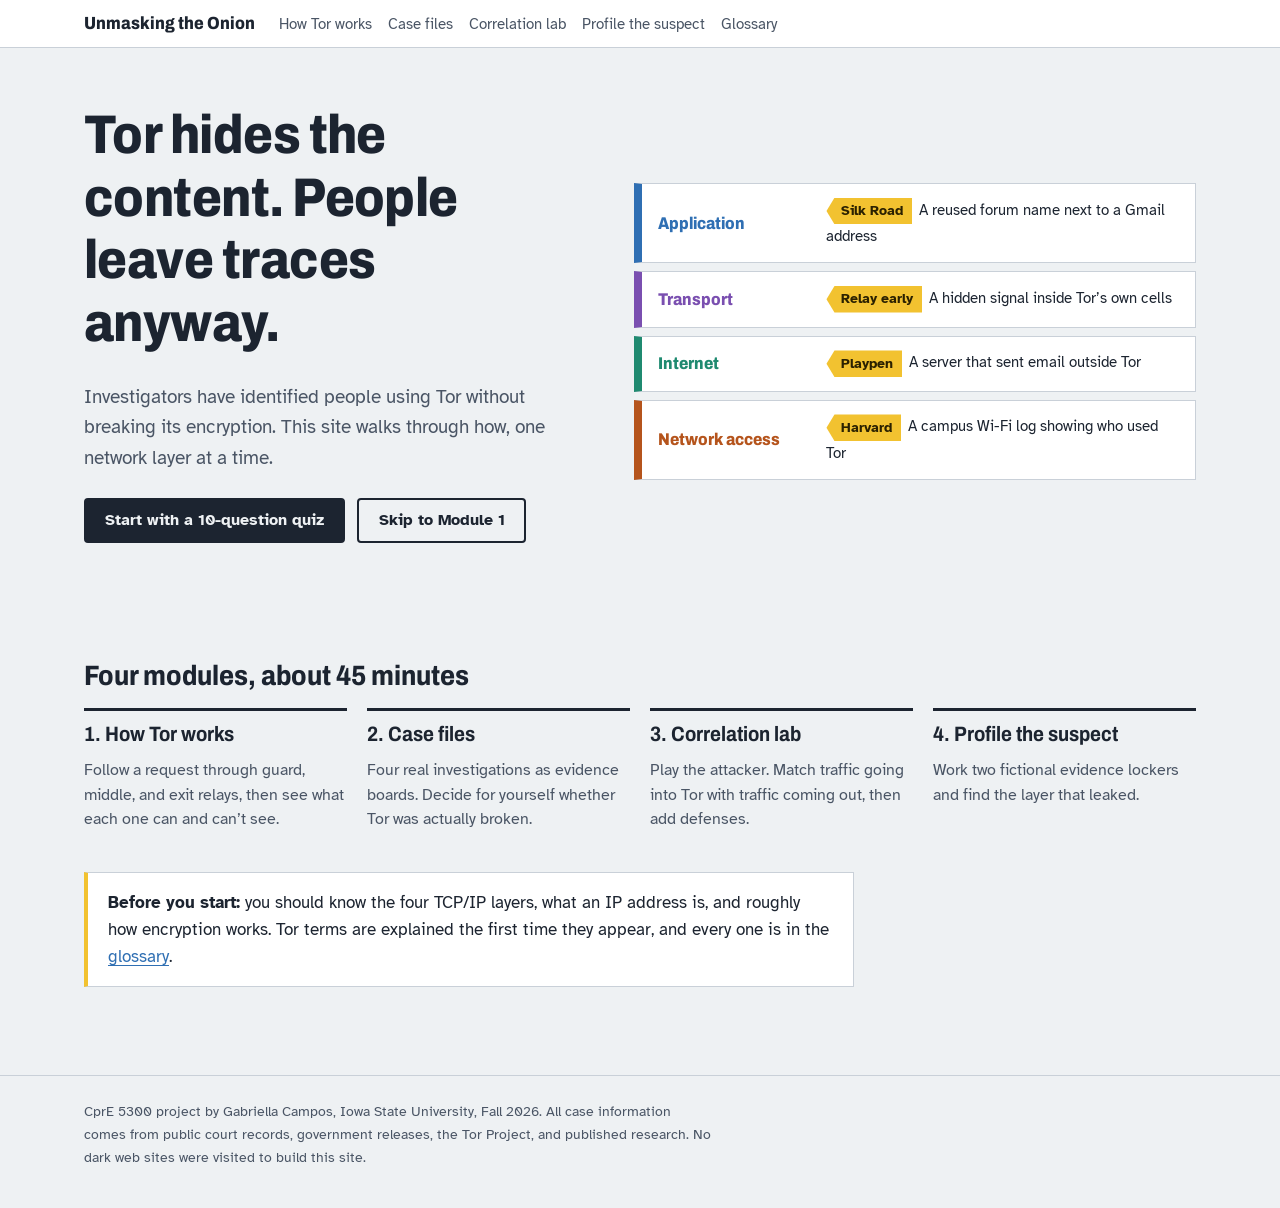
<file: index.html>
<!DOCTYPE html>
<html lang="en">
<head>
  <meta charset="UTF-8">
  <meta name="viewport" content="width=device-width, initial-scale=1">
  <title>Unmasking the Onion: How Tor Crime Is Investigated</title>
  <meta name="description" content="An interactive look at how investigators identified people using Tor, and which network layer gave them away.">
  <link rel="preconnect" href="https://fonts.googleapis.com">
  <link rel="preconnect" href="https://fonts.gstatic.com" crossorigin>
  <link href="https://fonts.googleapis.com/css2?family=Archivo:wdth,wght@62..125,400..900&family=Atkinson+Hyperlegible:ital,wght@0,400;0,700;1,400&family=JetBrains+Mono:wght@400;600&display=swap" rel="stylesheet">
  <link rel="stylesheet" href="css/style.css">
  <script src="js/nav.js" defer></script>
</head>
<body>
  <div id="site-header"></div>

  <main id="main">
    <section class="hero" aria-labelledby="hero-title">
      <div>
        <h1 id="hero-title">Tor hides the content. People leave traces anyway.</h1>
        <p class="lede">Investigators have identified people using Tor without breaking its encryption. This site walks through how, one network layer at a time.</p>
        <div class="actions">
          <a class="button" href="quiz.html?mode=pre">Start with a 10-question quiz</a>
          <a class="button secondary" href="tor.html">Skip to Module 1</a>
        </div>
      </div>

      <ol class="stack" aria-label="Where real cases leaked, by TCP/IP layer">
        <li class="app">
          <span class="name">Application</span>
          <p class="trace"><span class="tag">Silk Road</span>A reused forum name next to a Gmail address</p>
        </li>
        <li class="transport">
          <span class="name">Transport</span>
          <p class="trace"><span class="tag">Relay early</span>A hidden signal inside Tor’s own cells</p>
        </li>
        <li class="internet">
          <span class="name">Internet</span>
          <p class="trace"><span class="tag">Playpen</span>A server that sent email outside Tor</p>
        </li>
        <li class="access">
          <span class="name">Network access</span>
          <p class="trace"><span class="tag">Harvard</span>A campus Wi-Fi log showing who used Tor</p>
        </li>
      </ol>
    </section>

    <section aria-labelledby="modules-title">
      <h2 id="modules-title">Four modules, about 45 minutes</h2>
      <ol class="modules">
        <li>
          <h3><a href="tor.html">1. How Tor works</a></h3>
          <p>Follow a request through guard, middle, and exit relays, then see what each one can and can’t see.</p>
        </li>
        <li>
          <h3><a href="cases.html">2. Case files</a></h3>
          <p>Four real investigations as evidence boards. Decide for yourself whether Tor was actually broken.</p>
        </li>
        <li>
          <h3><a href="lab.html">3. Correlation lab</a></h3>
          <p>Play the attacker. Match traffic going into Tor with traffic coming out, then add defenses.</p>
        </li>
        <li>
          <h3><a href="profile.html">4. Profile the suspect</a></h3>
          <p>Work two fictional evidence lockers and find the layer that leaked.</p>
        </li>
      </ol>
    </section>

    <aside class="callout" aria-label="Before you start">
      <p><strong>Before you start:</strong> you should know the four TCP/IP layers, what an IP address is, and roughly how encryption works. Tor terms are explained the first time they appear, and every one is in the <a href="glossary.html">glossary</a>.</p>
    </aside>
  </main>

  <div id="site-footer"></div>
</body>
</html>
</file>
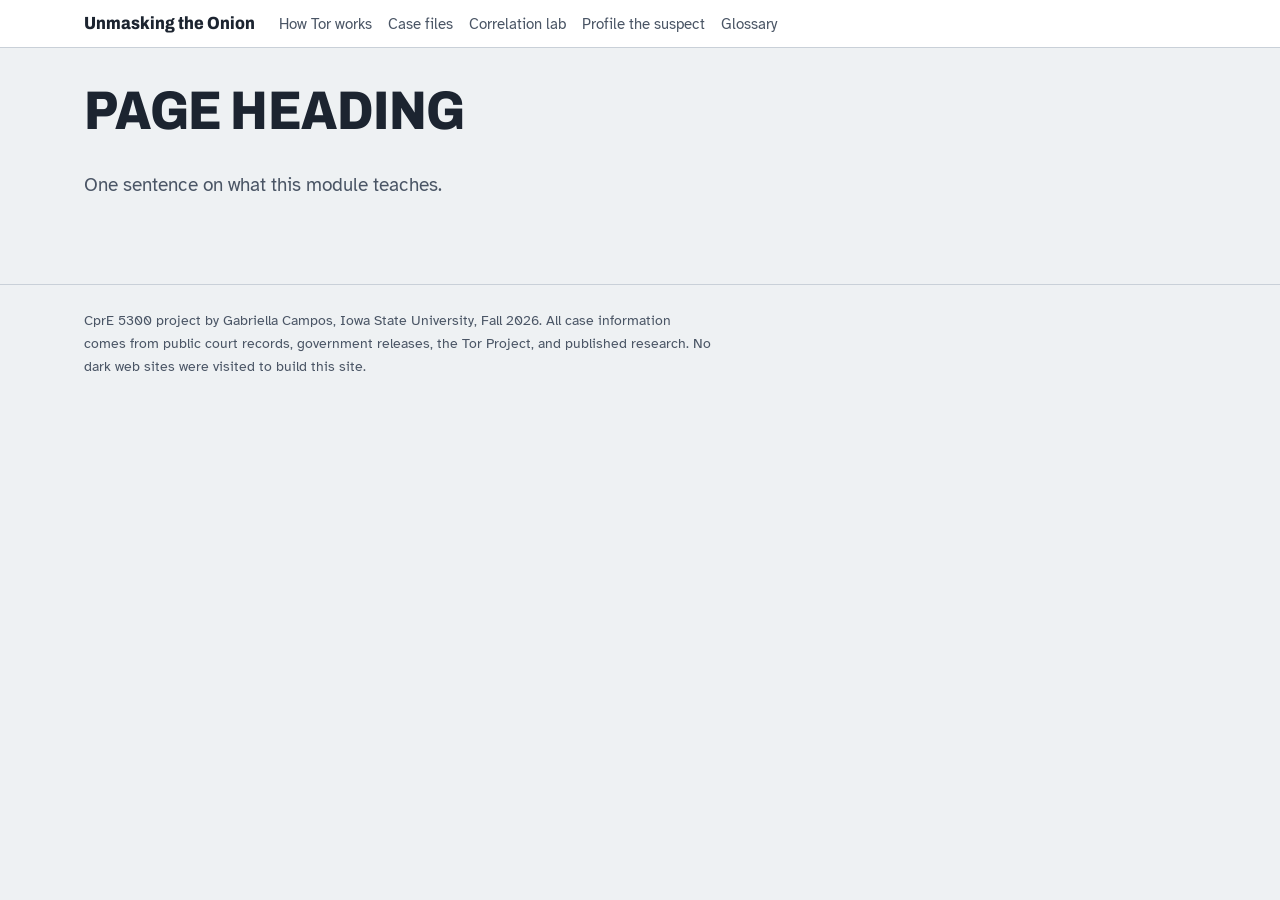
<file: _template.html>
<!DOCTYPE html>
<html lang="en">
<head>
  <meta charset="UTF-8">
  <meta name="viewport" content="width=device-width, initial-scale=1">
  <title>PAGE TITLE | Unmasking the Onion</title>
  <link rel="preconnect" href="https://fonts.googleapis.com">
  <link rel="preconnect" href="https://fonts.gstatic.com" crossorigin>
  <link href="https://fonts.googleapis.com/css2?family=Archivo:wdth,wght@62..125,400..900&family=Atkinson+Hyperlegible:ital,wght@0,400;0,700;1,400&family=JetBrains+Mono:wght@400;600&display=swap" rel="stylesheet">
  <link rel="stylesheet" href="css/style.css">
  <script src="js/nav.js" defer></script>
</head>
<body>
  <div id="site-header"></div>

  <main id="main">
    <div class="page-intro">
      <h1>PAGE HEADING</h1>
      <p class="lede">One sentence on what this module teaches.</p>
    </div>

    <!-- Page content goes here -->

  </main>

  <div id="site-footer"></div>
</body>
</html>
</file>
<file: css/style.css>
/* Unmasking the Onion — shared styles
   Palette: archival grey paper, dark ink, one evidence-tag yellow.
   Each TCP/IP layer has its own color, used everywhere a layer is named. */

:root {
  --paper: #eef1f3;
  --panel: #ffffff;
  --ink: #1c2430;
  --ink-soft: #4a5565;
  --rule: #c9d0d8;
  --tag: #f2c230;          /* evidence tag */
  --tag-ink: #2b2100;

  /* Layer colors (TCP/IP) */
  --layer-app: #2f6fb3;
  --layer-transport: #7a4fb0;
  --layer-internet: #1f8a70;
  --layer-access: #b5541c;

  /* Evidence labels */
  --confirmed: #1f7a3d;
  --reported: #8a6a00;
  --disputed: #b3261e;

  --font-head: "Archivo", "Helvetica Neue", Arial, sans-serif;
  --font-body: "Atkinson Hyperlegible", "Segoe UI", Arial, sans-serif;
  --font-data: "JetBrains Mono", Menlo, Consolas, monospace;

  --measure: 70ch;
  --radius: 4px;
  color-scheme: light;
}

@media (prefers-color-scheme: dark) {
  :root {
    --paper: #151b23;
    --panel: #1d2530;
    --ink: #e3e8ee;
    --ink-soft: #a7b1bd;
    --rule: #33404f;
    --tag: #f2c230;
    --tag-ink: #2b2100;
    --layer-app: #6aa6e6;
    --layer-transport: #b08ae0;
    --layer-internet: #4fc4a2;
    --layer-access: #ea8a50;
    --confirmed: #5cc47e;
    --reported: #e0bd4a;
    --disputed: #f07a72;
    color-scheme: dark;
  }
}

*, *::before, *::after { box-sizing: border-box; }

html { scroll-padding-top: 4.5rem; }

body {
  margin: 0;
  background: var(--paper);
  color: var(--ink);
  font-family: var(--font-body);
  font-size: 1.0625rem;
  line-height: 1.6;
}

/* ---------- Type scale ---------- */
h1, h2, h3, h4 {
  font-family: var(--font-head);
  line-height: 1.15;
  margin: 0 0 0.5em;
  font-stretch: 87.5%;
}
h1 { font-size: clamp(2.2rem, 5vw, 3.4rem); font-weight: 800; letter-spacing: -0.01em; }
h2 { font-size: 1.75rem; font-weight: 750; margin-top: 2.2em; }
h3 { font-size: 1.3rem; font-weight: 700; margin-top: 1.6em; }
h4 { font-size: 1.05rem; font-weight: 700; margin-top: 1.2em; }
p, ul, ol { margin: 0 0 1em; max-width: var(--measure); }
a { color: var(--layer-app); text-underline-offset: 0.15em; }
strong { font-weight: 700; }

:focus-visible {
  outline: 3px solid var(--tag);
  outline-offset: 2px;
}

/* ---------- Skip link + header ---------- */
.skip-link {
  position: absolute;
  left: -999px;
  top: 0.5rem;
  background: var(--tag);
  color: var(--tag-ink);
  padding: 0.5rem 0.75rem;
  z-index: 100;
}
.skip-link:focus { left: 0.5rem; }

.site-header {
  position: sticky;
  top: 0;
  z-index: 50;
  background: var(--panel);
  border-bottom: 1px solid var(--rule);
}
.site-header .inner {
  max-width: 72rem;
  margin: 0 auto;
  padding: 0.6rem 1.25rem;
  display: flex;
  flex-wrap: wrap;
  align-items: center;
  gap: 0.5rem 1.5rem;
}
.site-title {
  font-family: var(--font-head);
  font-weight: 800;
  font-stretch: 87.5%;
  color: var(--ink);
  text-decoration: none;
  font-size: 1.1rem;
}
.site-nav ul {
  list-style: none;
  margin: 0;
  padding: 0;
  display: flex;
  flex-wrap: wrap;
  gap: 0.25rem 1rem;
  max-width: none;
}
.site-nav a {
  color: var(--ink-soft);
  text-decoration: none;
  font-size: 0.95rem;
  padding: 0.25rem 0;
  border-bottom: 2px solid transparent;
}
.site-nav a:hover { color: var(--ink); }
.site-nav a[aria-current="page"] {
  color: var(--ink);
  border-bottom-color: var(--tag);
}

/* ---------- Page layout ---------- */
main {
  max-width: 72rem;
  margin: 0 auto;
  padding: 2rem 1.25rem 4rem;
}
.page-intro { max-width: var(--measure); }
.lede { font-size: 1.2rem; color: var(--ink-soft); }

.site-footer {
  border-top: 1px solid var(--rule);
  color: var(--ink-soft);
  font-size: 0.9rem;
}
.site-footer .inner { max-width: 72rem; margin: 0 auto; padding: 1.5rem 1.25rem; }

/* ---------- Buttons ---------- */
.button {
  display: inline-block;
  font: 700 1rem var(--font-body);
  background: var(--ink);
  color: var(--paper);
  border: 2px solid var(--ink);
  border-radius: var(--radius);
  padding: 0.65rem 1.2rem;
  text-decoration: none;
  cursor: pointer;
}
.button:hover { background: transparent; color: var(--ink); }
.button.secondary { background: transparent; color: var(--ink); }
.button.secondary:hover { background: var(--ink); color: var(--paper); }

/* ---------- Layer chips (used everywhere a layer is named) ---------- */
.layer {
  display: inline-block;
  font-size: 0.85rem;
  font-weight: 700;
  padding: 0.1rem 0.5rem;
  border-radius: var(--radius);
  border-left: 4px solid currentColor;
  background: color-mix(in srgb, currentColor 12%, transparent);
}
.layer.app { color: var(--layer-app); }
.layer.transport { color: var(--layer-transport); }
.layer.internet { color: var(--layer-internet); }
.layer.access { color: var(--layer-access); }

/* ---------- Evidence labels (text + color, never color alone) ---------- */
.label {
  display: inline-block;
  font-size: 0.8rem;
  font-weight: 700;
  padding: 0.05rem 0.45rem;
  border: 1.5px solid currentColor;
  border-radius: 999px;
}
.label.confirmed { color: var(--confirmed); }
.label.reported { color: var(--reported); }
.label.disputed { color: var(--disputed); }
.label.undisclosed { color: var(--ink-soft); border-style: dashed; }

/* ---------- Evidence tag (the one bold accent) ---------- */
.tag {
  display: inline-block;
  background: var(--tag);
  color: var(--tag-ink);
  font-weight: 700;
  font-size: 0.85rem;
  padding: 0.15rem 0.6rem 0.15rem 0.9rem;
  clip-path: polygon(0.5rem 0, 100% 0, 100% 100%, 0.5rem 100%, 0 50%);
}

/* ---------- Tables ---------- */
.table-wrap { overflow-x: auto; margin: 1rem 0 1.5rem; }
table { border-collapse: collapse; width: 100%; min-width: 32rem; background: var(--panel); }
th, td { text-align: left; vertical-align: top; padding: 0.55rem 0.75rem; border-bottom: 1px solid var(--rule); }
th { font-family: var(--font-head); font-stretch: 87.5%; font-size: 0.95rem; }

/* ---------- Data / evidence snippets ---------- */
pre, code { font-family: var(--font-data); font-size: 0.88rem; }
pre {
  background: var(--panel);
  border: 1px solid var(--rule);
  border-left: 4px solid var(--ink-soft);
  padding: 0.85rem 1rem;
  overflow-x: auto;
  max-width: 100%;
}

/* ---------- Callouts ---------- */
.callout {
  background: var(--panel);
  border: 1px solid var(--rule);
  border-left: 4px solid var(--tag);
  padding: 1rem 1.25rem;
  max-width: var(--measure);
  margin: 1.5rem 0;
}
.callout > :last-child { margin-bottom: 0; }

/* ---------- Home: the stack ---------- */
.hero {
  display: grid;
  grid-template-columns: minmax(0, 1fr) minmax(0, 1.1fr);
  gap: 2.5rem;
  align-items: center;
  padding: 1.5rem 0 2rem;
}
.hero h1 { max-width: 14ch; }

.stack { list-style: none; margin: 0; padding: 0; max-width: none; }
.stack li {
  display: grid;
  grid-template-columns: 9.5rem 1fr;
  gap: 1rem;
  align-items: center;
  background: var(--panel);
  border: 1px solid var(--rule);
  border-left: 8px solid var(--c);
  padding: 0.85rem 1rem;
  margin-bottom: 0.5rem;
}
.stack .name { font-family: var(--font-head); font-stretch: 87.5%; font-weight: 800; color: var(--c); }
.stack .trace { margin: 0; font-size: 0.95rem; }
.stack .trace .tag { margin-right: 0.4rem; }
.stack li.app { --c: var(--layer-app); }
.stack li.transport { --c: var(--layer-transport); }
.stack li.internet { --c: var(--layer-internet); }
.stack li.access { --c: var(--layer-access); }

@media (prefers-reduced-motion: no-preference) {
  .stack li { animation: drop 0.45s ease-out both; }
  .stack li:nth-child(2) { animation-delay: 0.08s; }
  .stack li:nth-child(3) { animation-delay: 0.16s; }
  .stack li:nth-child(4) { animation-delay: 0.24s; }
  @keyframes drop { from { opacity: 0; transform: translateY(-6px); } }
}

.modules { list-style: none; padding: 0; margin: 1rem 0 0; max-width: none;
  display: grid; grid-template-columns: repeat(auto-fit, minmax(15rem, 1fr)); gap: 1.25rem; }
.modules li { border-top: 3px solid var(--ink); padding-top: 0.75rem; }
.modules h3 { margin-top: 0; }
.modules h3 a { color: var(--ink); text-decoration: none; }
.modules h3 a:hover { text-decoration: underline; }
.modules p { color: var(--ink-soft); font-size: 0.97rem; }

.actions { display: flex; flex-wrap: wrap; gap: 0.75rem; margin: 1.5rem 0; }

@media (max-width: 760px) {
  .hero { grid-template-columns: 1fr; gap: 1.5rem; }
  .stack li { grid-template-columns: 1fr; gap: 0.25rem; }
}
</file>
